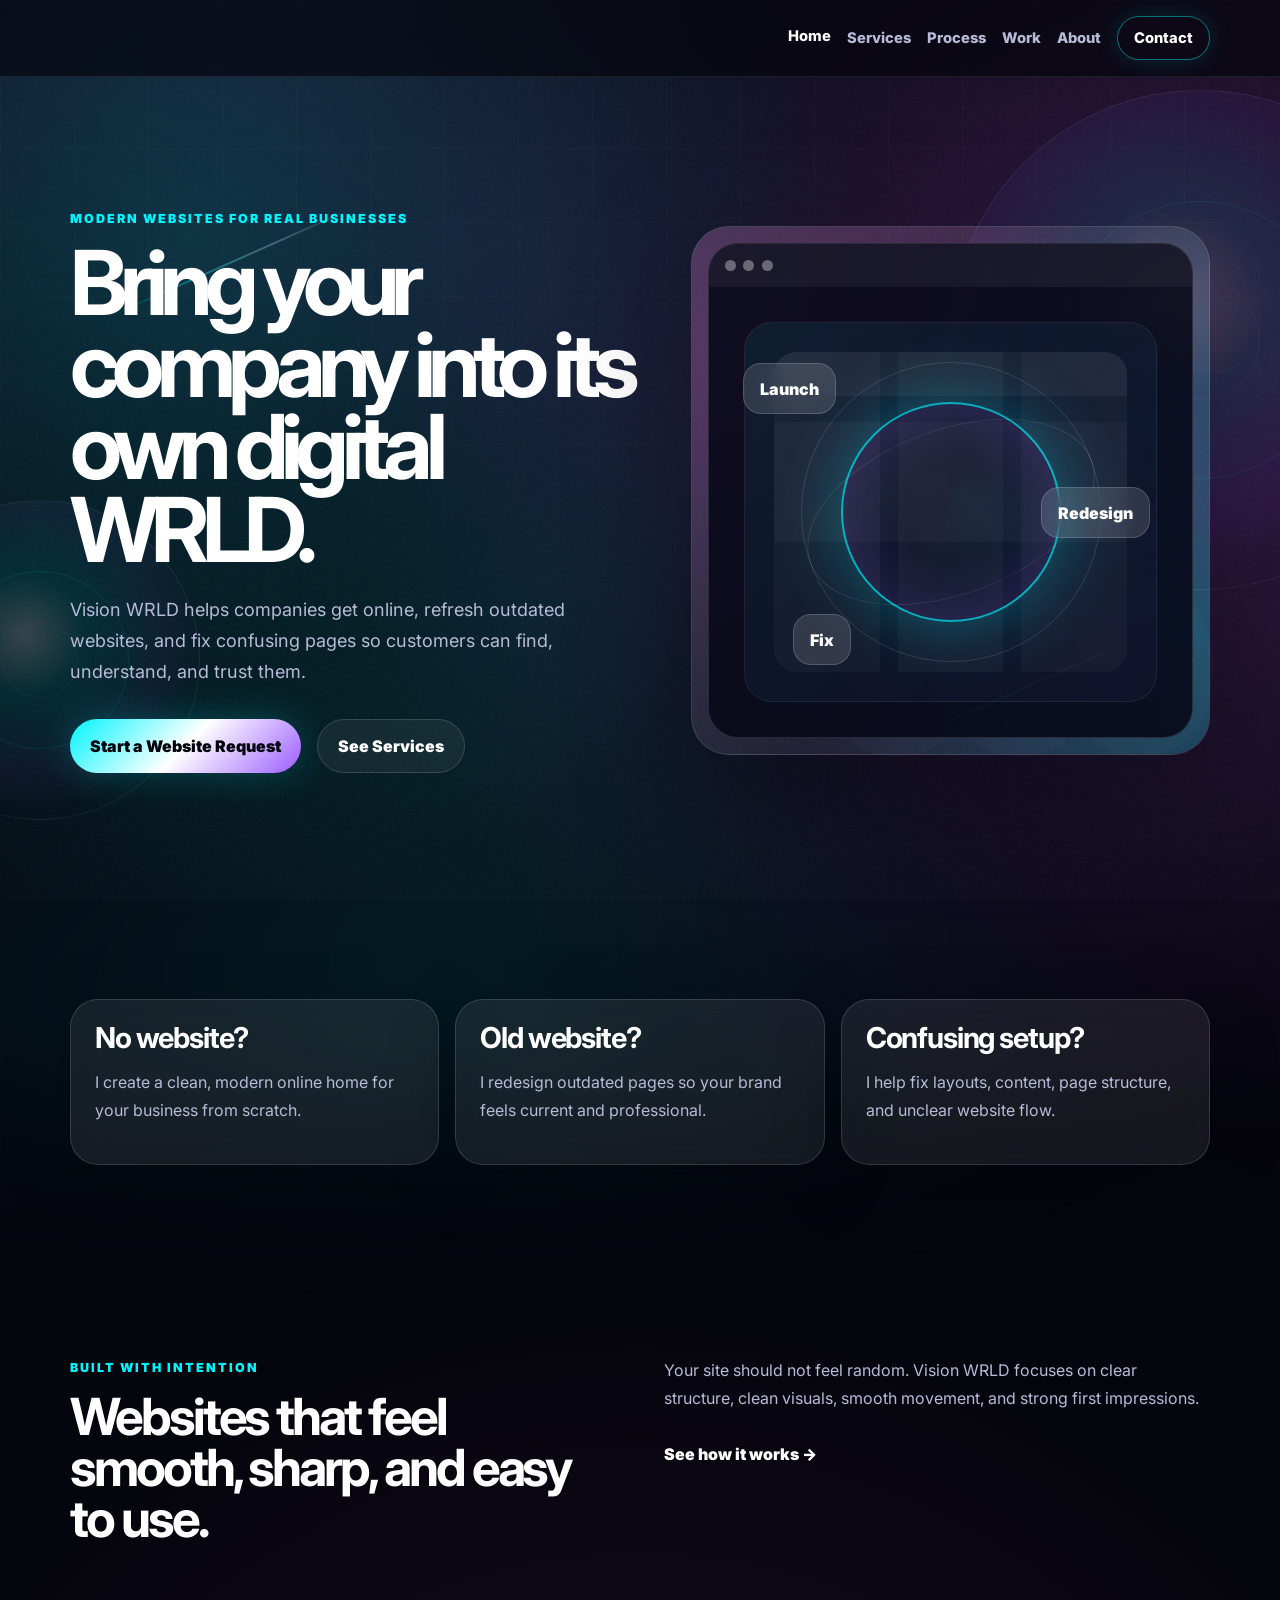
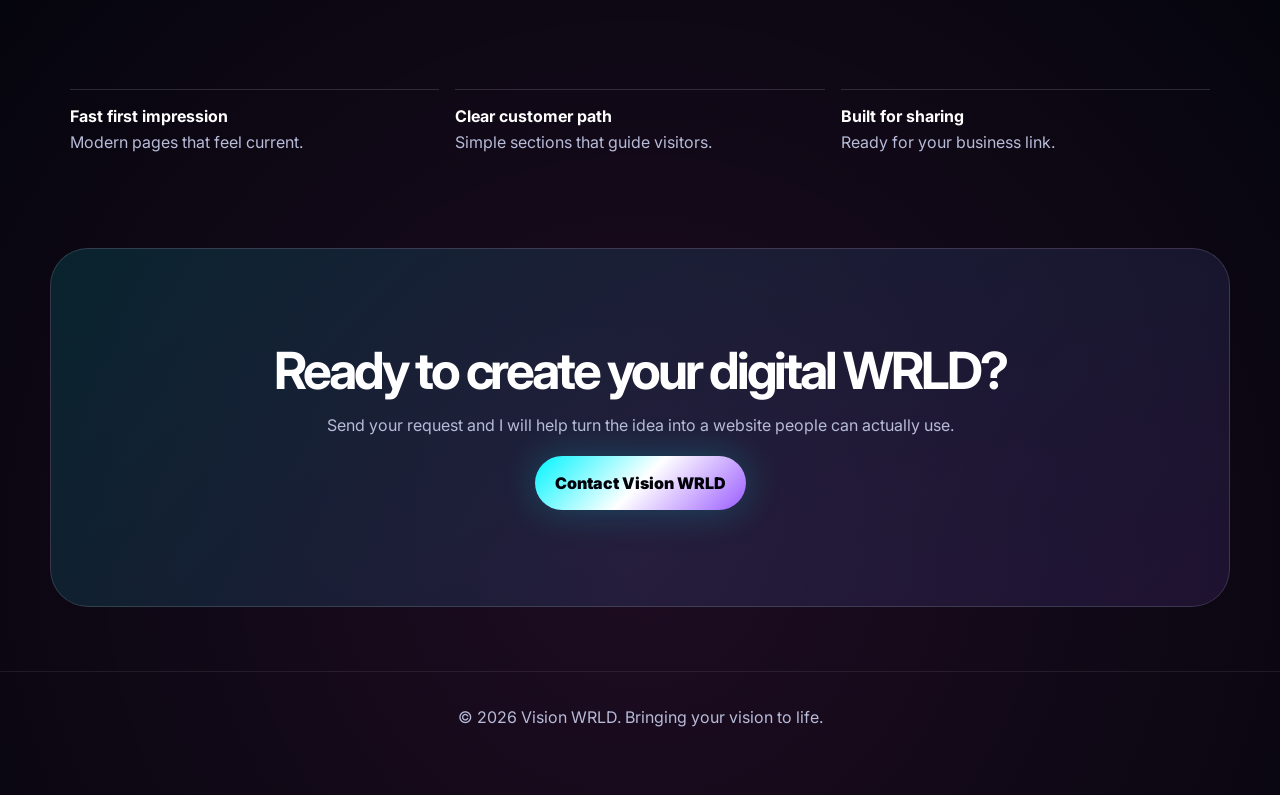
<file: index.html>
<!DOCTYPE html>
<html lang="en">
<head>
  <meta charset="UTF-8" />
  <meta name="viewport" content="width=device-width, initial-scale=1.0" />
  <title>Vision WRLD | Websites Built for Your Vision</title>
  <link rel="preconnect" href="https://fonts.googleapis.com" />
  <link rel="preconnect" href="https://fonts.gstatic.com" crossorigin />
  <link href="https://fonts.googleapis.com/css2?family=Inter:wght@400;500;600;700;800;900&display=swap" rel="stylesheet" />
  <link rel="stylesheet" href="style.css" />
  
</head>
<body>
  <div class="bg-noise"></div>
  <div class="page-glow"></div>
  <div class="orb orb-one"></div>
  <div class="orb orb-two"></div>
  <div class="signal signal-one"></div>
  <div class="signal signal-two"></div>

  <header class="site-header">
    <nav class="nav">
      <div class="nav-spacer" aria-hidden="true"></div>
      <button class="menu-toggle" aria-label="Open menu">☰</button>
      <div class="nav-links">
        <a href="index.html" class="active">Home</a>
        <a href="services.html" class="">Services</a>
        <a href="process.html" class="">Process</a>
        <a href="work.html" class="">Work</a>
        <a href="about.html" class="">About</a>
        <a href="contact.html" class="nav-cta ">Contact</a>
      </div>
    </nav>
  </header>
  <main>
    <section class="hero section">
      <div class="hero-content reveal">
        <p class="eyebrow">Modern websites for real businesses</p>
        <h1>Bring your company into its own digital WRLD.</h1>
        <p class="hero-text">Vision WRLD helps companies get online, refresh outdated websites, and fix confusing pages so customers can find, understand, and trust them.</p>
        <div class="hero-actions">
          <a href="contact.html" class="btn primary">Start a Website Request</a>
          <a href="services.html" class="btn secondary">See Services</a>
        </div>
      </div>

      <div class="hero-visual reveal delay">
        <div class="browser">
          <div class="browser-top"><span></span><span></span><span></span></div>
          <div class="browser-body">
            <div class="core"></div>
            <div class="float-card fc1">Launch</div>
            <div class="float-card fc2">Redesign</div>
            <div class="float-card fc3">Fix</div>
          </div>
        </div>
      </div>
    </section>

    <section class="section card-grid">
      <article class="glass-card reveal">
        <h2>No website?</h2>
        <p>I create a clean, modern online home for your business from scratch.</p>
      </article>
      <article class="glass-card reveal">
        <h2>Old website?</h2>
        <p>I redesign outdated pages so your brand feels current and professional.</p>
      </article>
      <article class="glass-card reveal">
        <h2>Confusing setup?</h2>
        <p>I help fix layouts, content, page structure, and unclear website flow.</p>
      </article>
    </section>

    <section class="section split">
      <div class="reveal">
        <p class="eyebrow">Built with intention</p>
        <h2>Websites that feel smooth, sharp, and easy to use.</h2>
      </div>
      <div class="reveal">
        <p>Your site should not feel random. Vision WRLD focuses on clear structure, clean visuals, smooth movement, and strong first impressions.</p>
        <a href="process.html" class="text-link">See how it works →</a>
      </div>
    </section>

    <section class="section feature-strip reveal">
      <div><strong>Fast first impression</strong><span>Modern pages that feel current.</span></div>
      <div><strong>Clear customer path</strong><span>Simple sections that guide visitors.</span></div>
      <div><strong>Built for sharing</strong><span>Ready for your business link.</span></div>
    </section>

    <section class="cta section reveal">
      <h2>Ready to create your digital WRLD?</h2>
      <p>Send your request and I will help turn the idea into a website people can actually use.</p>
      <a href="contact.html" class="btn primary">Contact Vision WRLD</a>
    </section>
  </main>
  <footer>
    <p>© 2026 Vision WRLD. Bringing your vision to life.</p>
  </footer>

  <script src="script.js"></script>
</body>
</html>
</file>
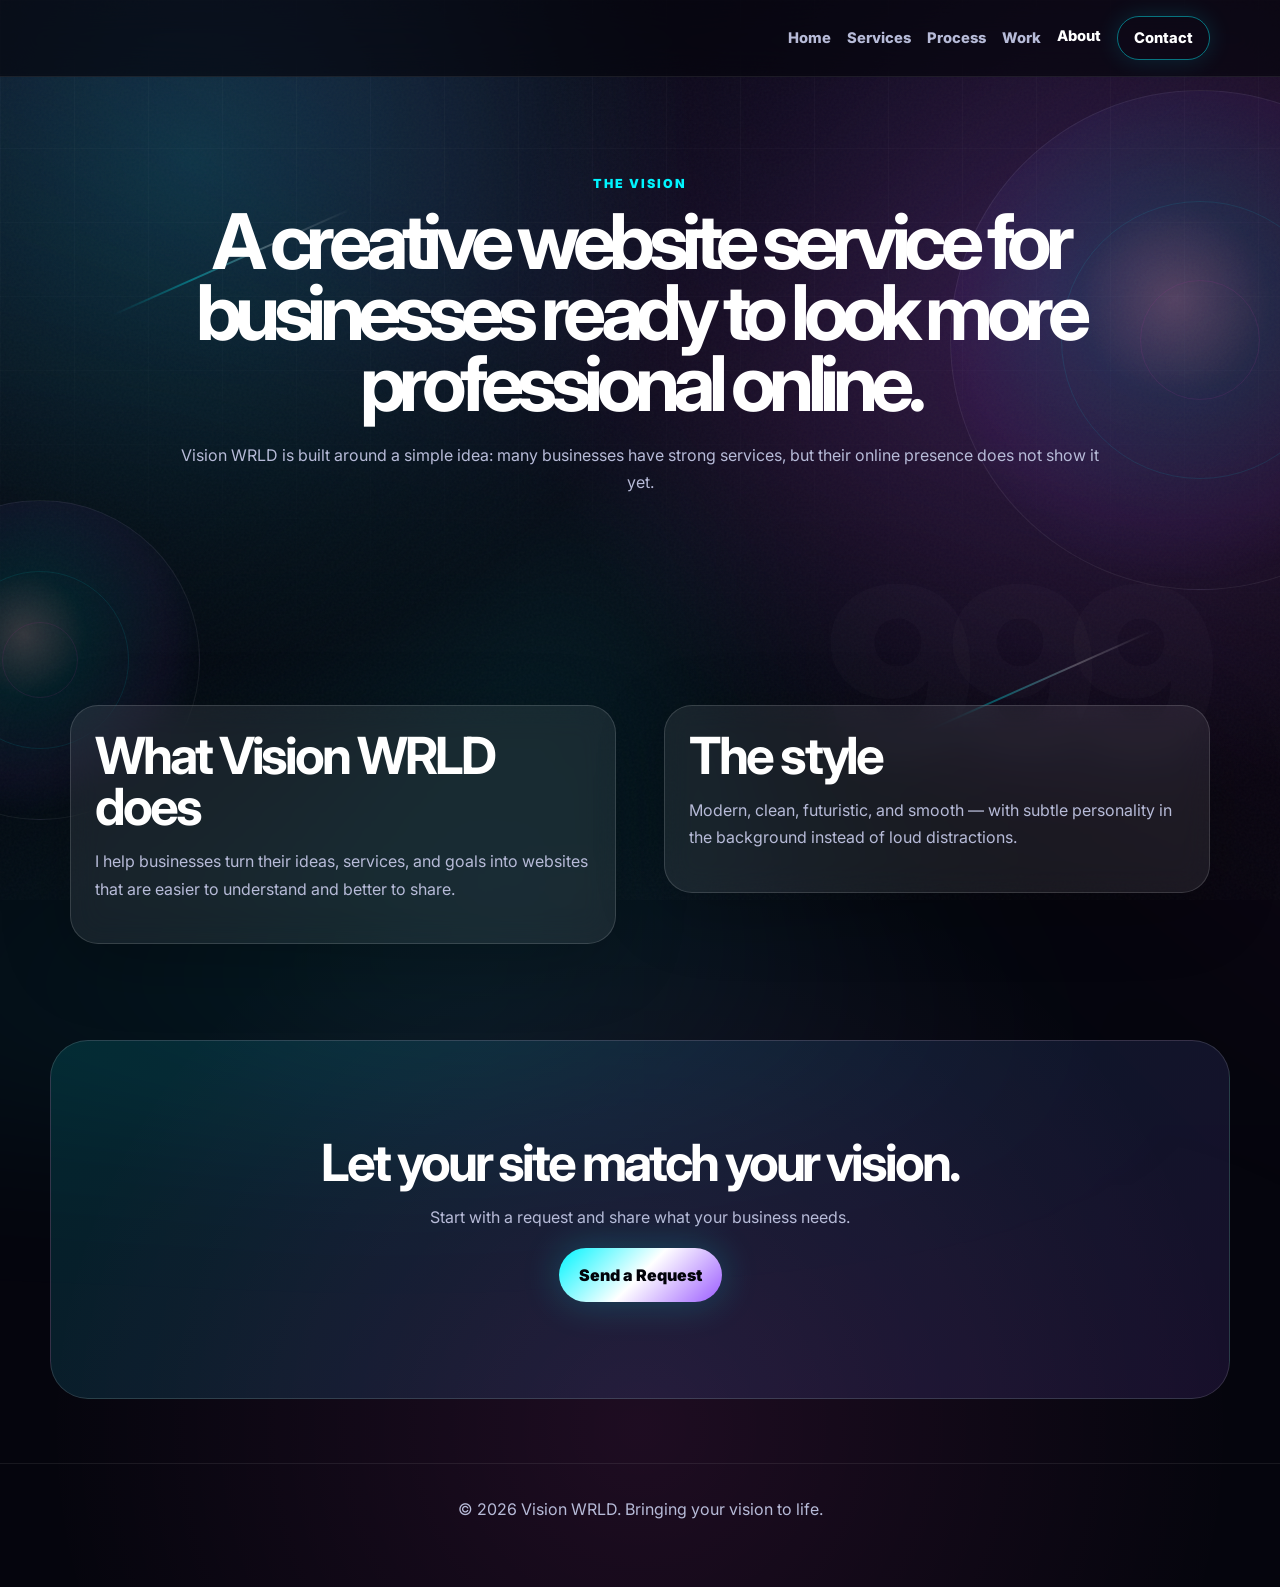
<file: about.html>
<!DOCTYPE html>
<html lang="en">
<head>
  <meta charset="UTF-8" />
  <meta name="viewport" content="width=device-width, initial-scale=1.0" />
  <title>About | Vision WRLD</title>
  <link rel="preconnect" href="https://fonts.googleapis.com" />
  <link rel="preconnect" href="https://fonts.gstatic.com" crossorigin />
  <link href="https://fonts.googleapis.com/css2?family=Inter:wght@400;500;600;700;800;900&display=swap" rel="stylesheet" />
  <link rel="stylesheet" href="style.css" />
  
</head>
<body>
  <div class="bg-noise"></div>
  <div class="page-glow"></div>
  <div class="orb orb-one"></div>
  <div class="orb orb-two"></div>
  <div class="signal signal-one"></div>
  <div class="signal signal-two"></div>

  <header class="site-header">
    <nav class="nav">
      <div class="nav-spacer" aria-hidden="true"></div>
      <button class="menu-toggle" aria-label="Open menu">☰</button>
      <div class="nav-links">
        <a href="index.html" class="">Home</a>
        <a href="services.html" class="">Services</a>
        <a href="process.html" class="">Process</a>
        <a href="work.html" class="">Work</a>
        <a href="about.html" class="active">About</a>
        <a href="contact.html" class="nav-cta ">Contact</a>
      </div>
    </nav>
  </header>
  <main>
    <section class="page-hero section reveal">
      <p class="eyebrow">The vision</p>
      <h1>A creative website service for businesses ready to look more professional online.</h1>
      <p>Vision WRLD is built around a simple idea: many businesses have strong services, but their online presence does not show it yet.</p>
    </section>

    <section class="section split">
      <div class="quote-card reveal">
        <h2>What Vision WRLD does</h2>
        <p>I help businesses turn their ideas, services, and goals into websites that are easier to understand and better to share.</p>
      </div>
      <div class="quote-card reveal">
        <h2>The style</h2>
        <p>Modern, clean, futuristic, and smooth — with subtle personality in the background instead of loud distractions.</p>
      </div>
    </section>

    <section class="cta section reveal">
      <h2>Let your site match your vision.</h2>
      <p>Start with a request and share what your business needs.</p>
      <a href="contact.html" class="btn primary">Send a Request</a>
    </section>
  </main>
  <footer>
    <p>© 2026 Vision WRLD. Bringing your vision to life.</p>
  </footer>

  <script src="script.js"></script>
</body>
</html>
</file>
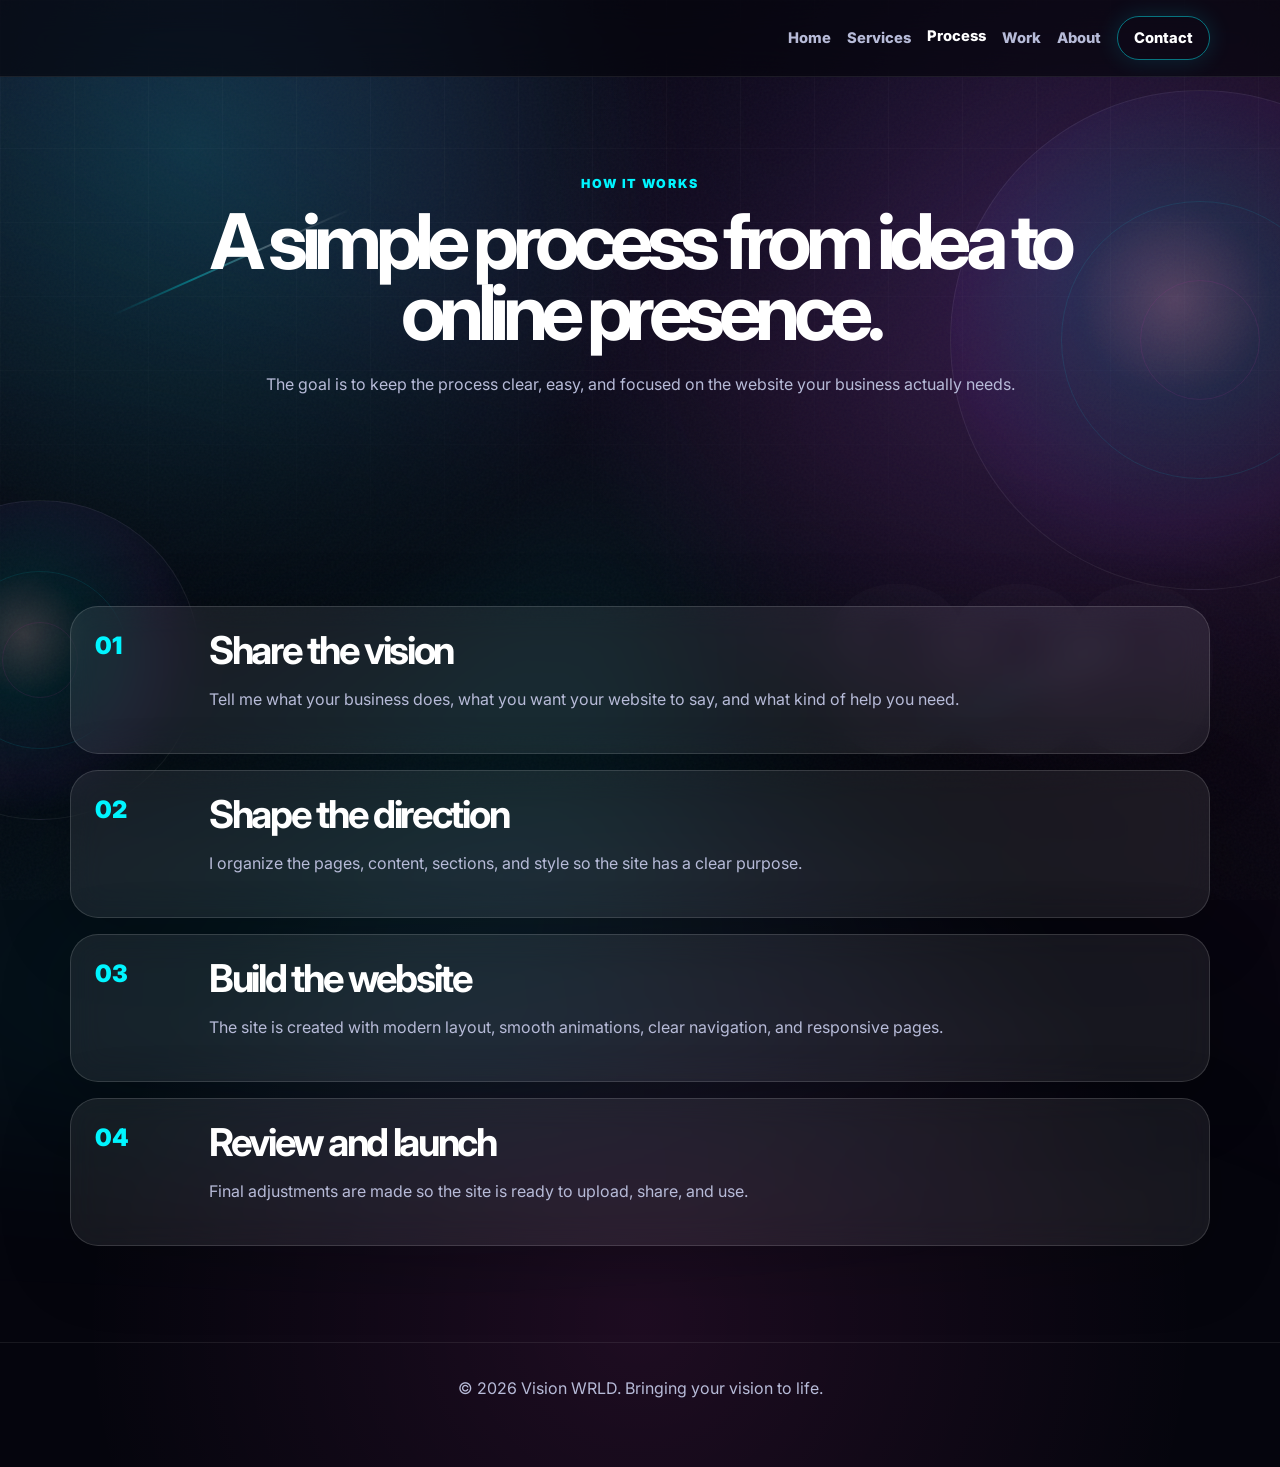
<file: process.html>
<!DOCTYPE html>
<html lang="en">
<head>
  <meta charset="UTF-8" />
  <meta name="viewport" content="width=device-width, initial-scale=1.0" />
  <title>Process | Vision WRLD</title>
  <link rel="preconnect" href="https://fonts.googleapis.com" />
  <link rel="preconnect" href="https://fonts.gstatic.com" crossorigin />
  <link href="https://fonts.googleapis.com/css2?family=Inter:wght@400;500;600;700;800;900&display=swap" rel="stylesheet" />
  <link rel="stylesheet" href="style.css" />
  
</head>
<body>
  <div class="bg-noise"></div>
  <div class="page-glow"></div>
  <div class="orb orb-one"></div>
  <div class="orb orb-two"></div>
  <div class="signal signal-one"></div>
  <div class="signal signal-two"></div>

  <header class="site-header">
    <nav class="nav">
      <div class="nav-spacer" aria-hidden="true"></div>
      <button class="menu-toggle" aria-label="Open menu">☰</button>
      <div class="nav-links">
        <a href="index.html" class="">Home</a>
        <a href="services.html" class="">Services</a>
        <a href="process.html" class="active">Process</a>
        <a href="work.html" class="">Work</a>
        <a href="about.html" class="">About</a>
        <a href="contact.html" class="nav-cta ">Contact</a>
      </div>
    </nav>
  </header>
  <main>
    <section class="page-hero section reveal">
      <p class="eyebrow">How it works</p>
      <h1>A simple process from idea to online presence.</h1>
      <p>The goal is to keep the process clear, easy, and focused on the website your business actually needs.</p>
    </section>

    <section class="section timeline">
      <article class="timeline-card reveal"><span>01</span><div><h2>Share the vision</h2><p>Tell me what your business does, what you want your website to say, and what kind of help you need.</p></div></article>
      <article class="timeline-card reveal"><span>02</span><div><h2>Shape the direction</h2><p>I organize the pages, content, sections, and style so the site has a clear purpose.</p></div></article>
      <article class="timeline-card reveal"><span>03</span><div><h2>Build the website</h2><p>The site is created with modern layout, smooth animations, clear navigation, and responsive pages.</p></div></article>
      <article class="timeline-card reveal"><span>04</span><div><h2>Review and launch</h2><p>Final adjustments are made so the site is ready to upload, share, and use.</p></div></article>
    </section>
  </main>
  <footer>
    <p>© 2026 Vision WRLD. Bringing your vision to life.</p>
  </footer>

  <script src="script.js"></script>
</body>
</html>
</file>
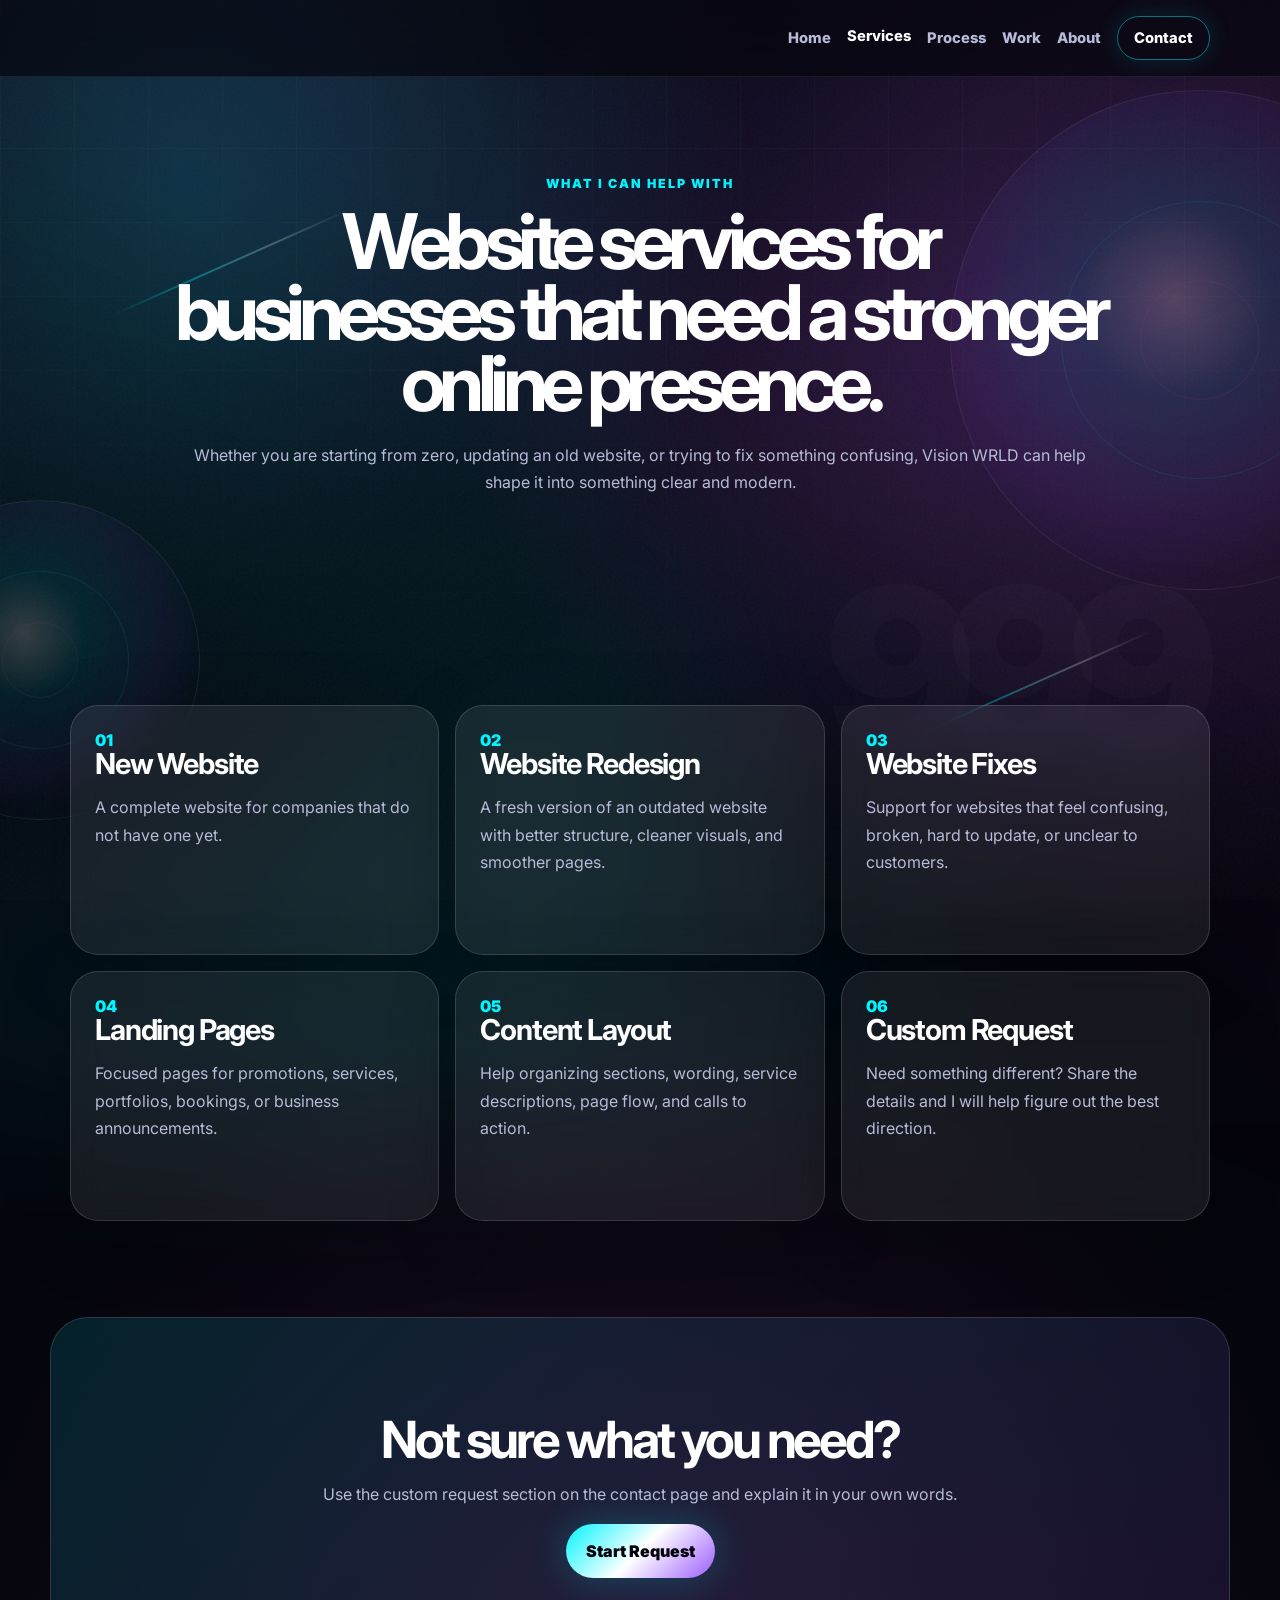
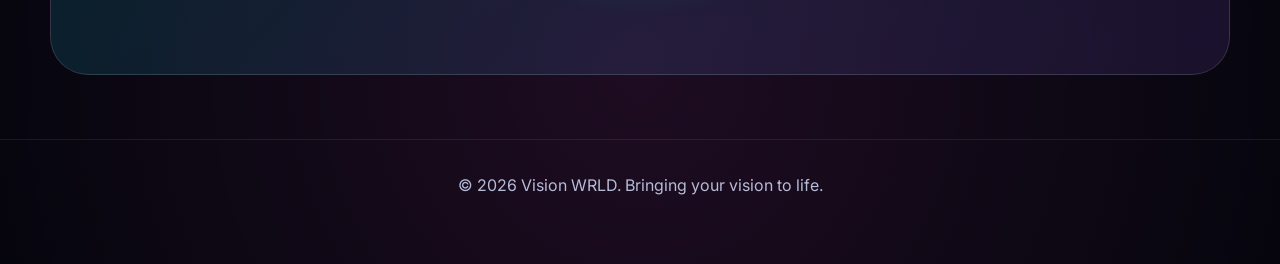
<file: services.html>
<!DOCTYPE html>
<html lang="en">
<head>
  <meta charset="UTF-8" />
  <meta name="viewport" content="width=device-width, initial-scale=1.0" />
  <title>Services | Vision WRLD</title>
  <link rel="preconnect" href="https://fonts.googleapis.com" />
  <link rel="preconnect" href="https://fonts.gstatic.com" crossorigin />
  <link href="https://fonts.googleapis.com/css2?family=Inter:wght@400;500;600;700;800;900&display=swap" rel="stylesheet" />
  <link rel="stylesheet" href="style.css" />
  
</head>
<body>
  <div class="bg-noise"></div>
  <div class="page-glow"></div>
  <div class="orb orb-one"></div>
  <div class="orb orb-two"></div>
  <div class="signal signal-one"></div>
  <div class="signal signal-two"></div>

  <header class="site-header">
    <nav class="nav">
      <div class="nav-spacer" aria-hidden="true"></div>
      <button class="menu-toggle" aria-label="Open menu">☰</button>
      <div class="nav-links">
        <a href="index.html" class="">Home</a>
        <a href="services.html" class="active">Services</a>
        <a href="process.html" class="">Process</a>
        <a href="work.html" class="">Work</a>
        <a href="about.html" class="">About</a>
        <a href="contact.html" class="nav-cta ">Contact</a>
      </div>
    </nav>
  </header>
  <main>
    <section class="page-hero section reveal">
      <p class="eyebrow">What I can help with</p>
      <h1>Website services for businesses that need a stronger online presence.</h1>
      <p>Whether you are starting from zero, updating an old website, or trying to fix something confusing, Vision WRLD can help shape it into something clear and modern.</p>
    </section>

    <section class="section service-grid">
      <article class="service-card reveal"><span>01</span><h2>New Website</h2><p>A complete website for companies that do not have one yet.</p></article>
      <article class="service-card reveal"><span>02</span><h2>Website Redesign</h2><p>A fresh version of an outdated website with better structure, cleaner visuals, and smoother pages.</p></article>
      <article class="service-card reveal"><span>03</span><h2>Website Fixes</h2><p>Support for websites that feel confusing, broken, hard to update, or unclear to customers.</p></article>
      <article class="service-card reveal"><span>04</span><h2>Landing Pages</h2><p>Focused pages for promotions, services, portfolios, bookings, or business announcements.</p></article>
      <article class="service-card reveal"><span>05</span><h2>Content Layout</h2><p>Help organizing sections, wording, service descriptions, page flow, and calls to action.</p></article>
      <article class="service-card reveal"><span>06</span><h2>Custom Request</h2><p>Need something different? Share the details and I will help figure out the best direction.</p></article>
    </section>

    <section class="cta section reveal">
      <h2>Not sure what you need?</h2>
      <p>Use the custom request section on the contact page and explain it in your own words.</p>
      <a href="contact.html" class="btn primary">Start Request</a>
    </section>
  </main>
  <footer>
    <p>© 2026 Vision WRLD. Bringing your vision to life.</p>
  </footer>

  <script src="script.js"></script>
</body>
</html>
</file>
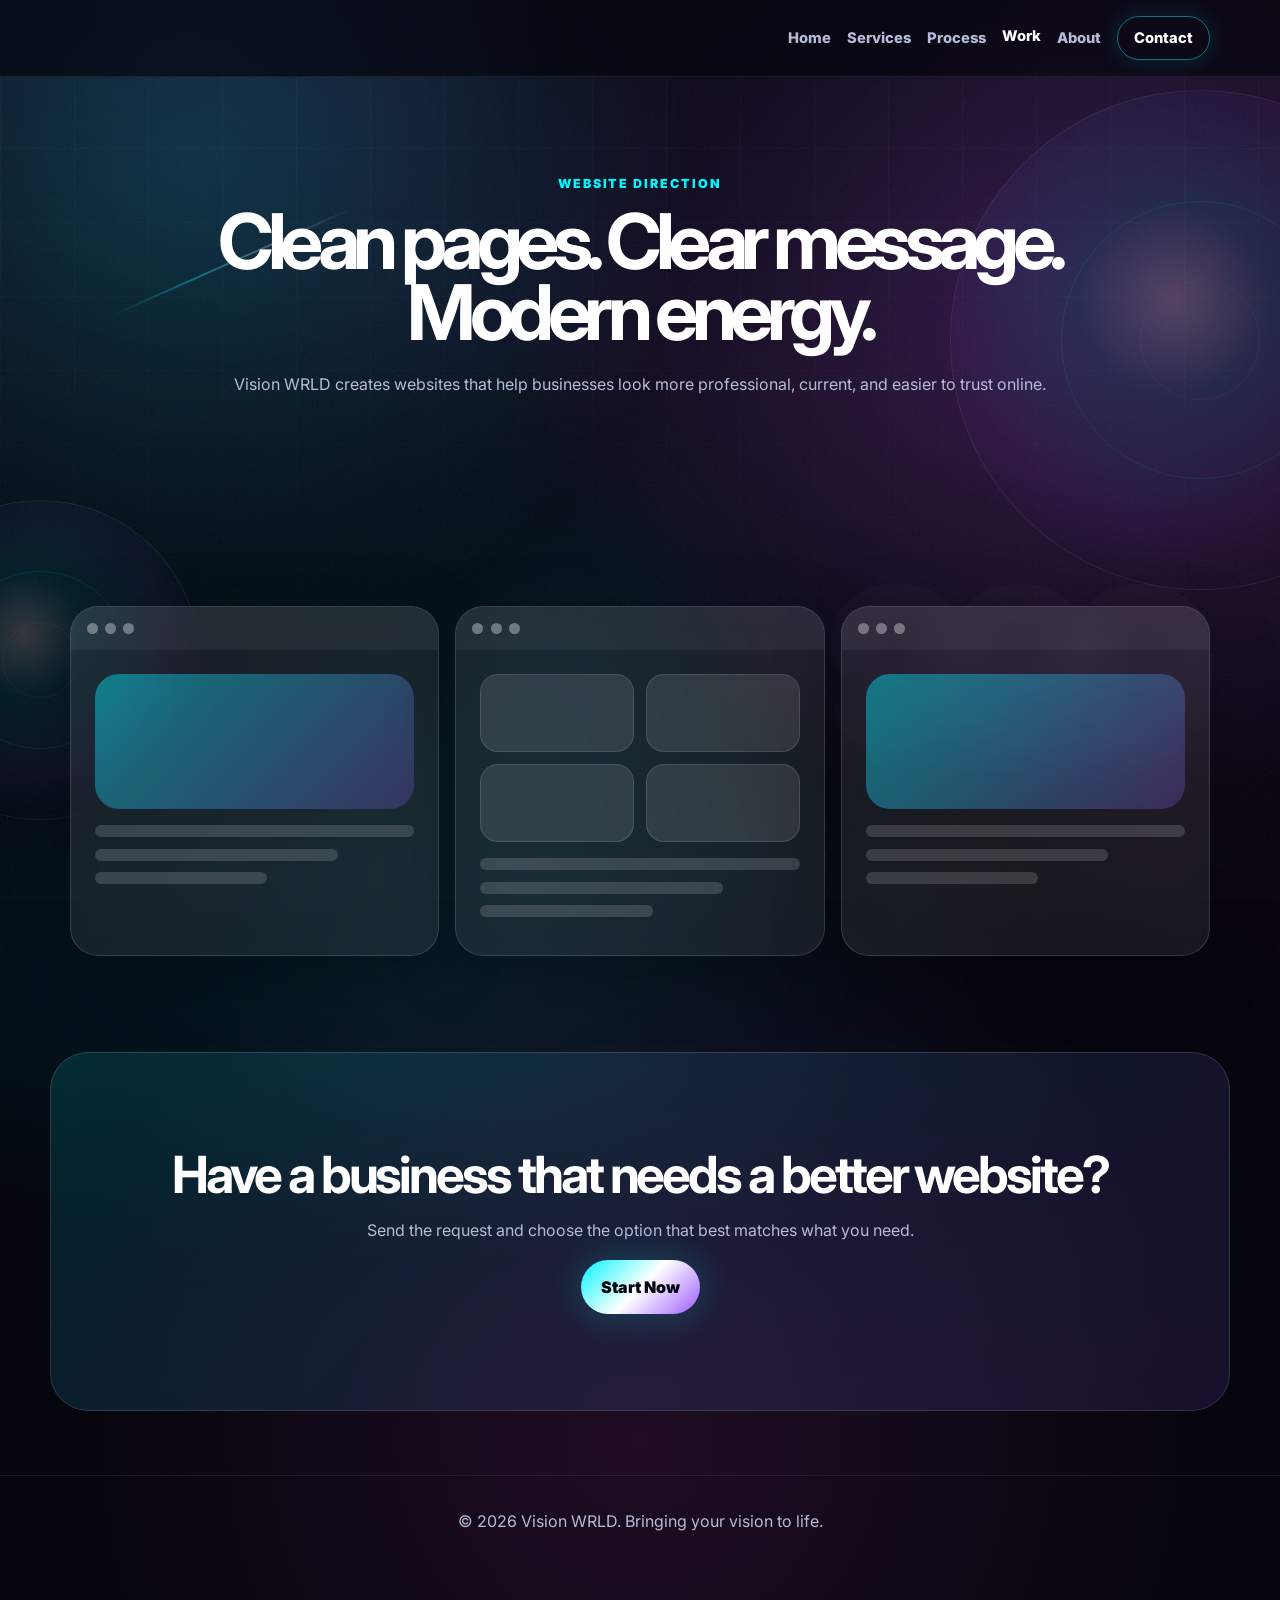
<file: work.html>
<!DOCTYPE html>
<html lang="en">
<head>
  <meta charset="UTF-8" />
  <meta name="viewport" content="width=device-width, initial-scale=1.0" />
  <title>Work | Vision WRLD</title>
  <link rel="preconnect" href="https://fonts.googleapis.com" />
  <link rel="preconnect" href="https://fonts.gstatic.com" crossorigin />
  <link href="https://fonts.googleapis.com/css2?family=Inter:wght@400;500;600;700;800;900&display=swap" rel="stylesheet" />
  <link rel="stylesheet" href="style.css" />
  
</head>
<body>
  <div class="bg-noise"></div>
  <div class="page-glow"></div>
  <div class="orb orb-one"></div>
  <div class="orb orb-two"></div>
  <div class="signal signal-one"></div>
  <div class="signal signal-two"></div>

  <header class="site-header">
    <nav class="nav">
      <div class="nav-spacer" aria-hidden="true"></div>
      <button class="menu-toggle" aria-label="Open menu">☰</button>
      <div class="nav-links">
        <a href="index.html" class="">Home</a>
        <a href="services.html" class="">Services</a>
        <a href="process.html" class="">Process</a>
        <a href="work.html" class="active">Work</a>
        <a href="about.html" class="">About</a>
        <a href="contact.html" class="nav-cta ">Contact</a>
      </div>
    </nav>
  </header>
  <main>
    <section class="page-hero section reveal">
      <p class="eyebrow">Website direction</p>
      <h1>Clean pages. Clear message. Modern energy.</h1>
      <p>Vision WRLD creates websites that help businesses look more professional, current, and easier to trust online.</p>
    </section>

    <section class="section showcase">
      <article class="mockup reveal"><div class="mockup-top"><span></span><span></span><span></span></div><div class="mockup-hero"></div><div class="mockup-lines"><span></span><span></span><span></span></div></article>
      <article class="mockup reveal"><div class="mockup-top"><span></span><span></span><span></span></div><div class="mockup-grid"><span></span><span></span><span></span><span></span></div><div class="mockup-lines"><span></span><span></span><span></span></div></article>
      <article class="mockup reveal"><div class="mockup-top"><span></span><span></span><span></span></div><div class="mockup-card"></div><div class="mockup-lines"><span></span><span></span><span></span></div></article>
    </section>

    <section class="cta section reveal">
      <h2>Have a business that needs a better website?</h2>
      <p>Send the request and choose the option that best matches what you need.</p>
      <a href="contact.html" class="btn primary">Start Now</a>
    </section>
  </main>
  <footer>
    <p>© 2026 Vision WRLD. Bringing your vision to life.</p>
  </footer>

  <script src="script.js"></script>
</body>
</html>
</file>
<file: style.css>
* {
  box-sizing: border-box;
}

:root {
  --bg: #05050d;
  --text: #ffffff;
  --muted: #b7bbd8;
  --cyan: #00f5ff;
  --purple: #9b5cff;
  --pink: #ff4fd8;
  --line: rgba(255, 255, 255, 0.14);
  --glass: rgba(255, 255, 255, 0.075);
}

html {
  scroll-behavior: smooth;
}

body {
  margin: 0;
  font-family: Inter, Arial, sans-serif;
  color: var(--text);
  background:
    radial-gradient(circle at 15% 10%, rgba(0, 245, 255, 0.18), transparent 28%),
    radial-gradient(circle at 82% 18%, rgba(155, 92, 255, 0.20), transparent 32%),
    radial-gradient(circle at 50% 90%, rgba(255, 79, 216, 0.10), transparent 38%),
    var(--bg);
  overflow-x: hidden;
}

body::before {
  content: "";
  position: fixed;
  inset: 0;
  pointer-events: none;
  background-image:
    linear-gradient(rgba(255, 255, 255, 0.03) 1px, transparent 1px),
    linear-gradient(90deg, rgba(255, 255, 255, 0.03) 1px, transparent 1px);
  background-size: 74px 74px;
  mask-image: linear-gradient(to bottom, rgba(0, 0, 0, 0.9), transparent 86%);
  z-index: -10;
}

body::after {
  content: "999";
  position: fixed;
  right: 7vw;
  bottom: 10vh;
  font-size: clamp(6rem, 18vw, 18rem);
  font-weight: 900;
  letter-spacing: -0.12em;
  color: rgba(255, 255, 255, 0.018);
  pointer-events: none;
  z-index: -8;
}

.bg-noise,
.page-glow,
.orb,
.signal {
  pointer-events: none;
}

.bg-noise {
  position: fixed;
  inset: 0;
  opacity: 0.1;
  z-index: -7;
  background-image: url("data:image/svg+xml,%3Csvg viewBox='0 0 400 400' xmlns='http://www.w3.org/2000/svg'%3E%3Cfilter id='noise'%3E%3CfeTurbulence type='fractalNoise' baseFrequency='.9' numOctaves='3' stitchTiles='stitch'/%3E%3C/filter%3E%3Crect width='100%25' height='100%25' filter='url(%23noise)' opacity='.35'/%3E%3C/svg%3E");
}

.page-glow {
  position: fixed;
  inset: -25%;
  background: conic-gradient(
    from 140deg,
    transparent,
    rgba(0, 245, 255, 0.10),
    transparent,
    rgba(155, 92, 255, 0.10),
    transparent,
    rgba(255, 79, 216, 0.08),
    transparent
  );
  filter: blur(90px);
  animation: spin 28s linear infinite;
  z-index: -9;
}

.orb {
  position: fixed;
  border-radius: 50%;
  opacity: 0.55;
  z-index: -6;
  border: 1px solid rgba(255, 255, 255, 0.12);
  background: radial-gradient(
    circle at 45% 42%,
    rgba(255, 255, 255, 0.35),
    rgba(0, 245, 255, 0.16) 24%,
    rgba(155, 92, 255, 0.11) 55%,
    transparent 72%
  );
}

.orb::before,
.orb::after {
  content: "";
  position: absolute;
  border-radius: 50%;
  inset: 22%;
  border: 1px solid rgba(0, 245, 255, 0.18);
}

.orb::after {
  inset: 38%;
  border-color: rgba(255, 79, 216, 0.16);
}

.orb-one {
  width: 500px;
  height: 500px;
  right: -170px;
  top: 90px;
  animation: float 10s ease-in-out infinite;
}

.orb-two {
  width: 320px;
  height: 320px;
  left: -120px;
  bottom: 80px;
  animation: float 13s ease-in-out infinite reverse;
}

.signal {
  position: fixed;
  width: 260px;
  height: 2px;
  background: linear-gradient(90deg, transparent, rgba(0, 245, 255, 0.35), rgba(255, 255, 255, 0.25), transparent);
  z-index: -5;
  transform: rotate(-24deg);
  animation: signal 8s ease-in-out infinite;
}

.signal-one {
  left: 8%;
  top: 29%;
}

.signal-two {
  right: 9%;
  bottom: 24%;
  animation-delay: 1.2s;
}

@keyframes spin {
  to { transform: rotate(360deg); }
}

@keyframes float {
  0%, 100% { transform: translateY(0) scale(1); }
  50% { transform: translateY(-24px) scale(1.04); }
}

@keyframes signal {
  0%, 100% { opacity: 0.22; transform: translateX(0) rotate(-24deg); }
  50% { opacity: 1; transform: translateX(40px) rotate(-24deg); }
}

.site-header {
  position: sticky;
  top: 0;
  z-index: 50;
  background: rgba(5, 5, 13, 0.68);
  backdrop-filter: blur(18px);
  border-bottom: 1px solid rgba(255, 255, 255, 0.08);
}

.nav {
  max-width: 1180px;
  margin: auto;
  padding: 1rem 1.25rem;
  display: flex;
  justify-content: space-between;
  align-items: center;
}

.nav-spacer {
  width: 1px;
  height: 1px;
}

.nav-links {
  display: flex;
  gap: 1rem;
  align-items: center;
}

.nav-links a {
  color: var(--muted);
  text-decoration: none;
  font-weight: 800;
  font-size: 0.92rem;
  transition: 0.22s ease;
}

.nav-links a:hover,
.nav-links a.active {
  color: white;
  transform: translateY(-2px);
}

.nav-cta {
  padding: 0.76rem 1rem;
  border: 1px solid rgba(0, 245, 255, 0.45);
  border-radius: 999px;
  color: white !important;
  box-shadow: 0 0 24px rgba(0, 245, 255, 0.14);
}

.menu-toggle {
  display: none;
  background: none;
  border: 0;
  color: white;
  font-size: 1.6rem;
}

.section {
  max-width: 1180px;
  margin: auto;
  padding: 6rem 1.25rem;
}

.hero {
  min-height: calc(100vh - 74px);
  display: grid;
  grid-template-columns: 1.05fr 0.95fr;
  gap: 3rem;
  align-items: center;
}

.eyebrow {
  font-size: 0.78rem;
  font-weight: 900;
  text-transform: uppercase;
  letter-spacing: 0.16em;
  color: var(--cyan);
}

h1, h2, h3, p {
  margin-top: 0;
}

h1 {
  font-size: clamp(3.1rem, 7vw, 6.9rem);
  line-height: 0.92;
  letter-spacing: -0.085em;
  margin-bottom: 1.4rem;
}

h2 {
  font-size: clamp(2rem, 4vw, 4.05rem);
  line-height: 1;
  letter-spacing: -0.06em;
  margin-bottom: 1rem;
}

h3 {
  font-size: 1.24rem;
}

p {
  color: var(--muted);
  line-height: 1.72;
}

.hero-text {
  font-size: 1.13rem;
  max-width: 660px;
}

.hero-actions {
  display: flex;
  gap: 1rem;
  flex-wrap: wrap;
  margin-top: 2rem;
}

.btn {
  display: inline-flex;
  align-items: center;
  justify-content: center;
  min-height: 54px;
  padding: 0.98rem 1.25rem;
  border-radius: 999px;
  text-decoration: none;
  font-weight: 900;
  border: 0;
  cursor: pointer;
  transition: transform 0.22s ease, filter 0.22s ease;
}

.btn:hover {
  transform: translateY(-3px);
  filter: saturate(1.18);
}

.primary {
  color: #02030a;
  background: linear-gradient(135deg, var(--cyan), #ffffff, var(--purple));
  box-shadow: 0 0 38px rgba(0, 245, 255, 0.22);
}

.secondary {
  color: white;
  border: 1px solid var(--line);
  background: rgba(255, 255, 255, 0.06);
}

.text-link {
  display: inline-block;
  margin-top: 1rem;
  color: white;
  font-weight: 900;
  text-decoration: none;
}

.hero-visual {
  position: relative;
  min-height: 520px;
  border: 1px solid var(--line);
  border-radius: 38px;
  padding: 1rem;
  background: linear-gradient(135deg, rgba(255, 255, 255, 0.11), rgba(255, 255, 255, 0.035));
  box-shadow: 0 30px 120px rgba(0, 0, 0, 0.34);
  overflow: hidden;
}

.hero-visual::before {
  content: "";
  position: absolute;
  inset: -45%;
  background: conic-gradient(from 30deg, transparent, rgba(0, 245, 255, 0.24), transparent, rgba(255, 79, 216, 0.17), transparent);
  animation: spin 15s linear infinite;
}

.browser {
  position: relative;
  z-index: 2;
  height: 100%;
  border-radius: 30px;
  overflow: hidden;
  background: rgba(7, 8, 24, 0.88);
  border: 1px solid rgba(255, 255, 255, 0.13);
}

.browser-top,
.mockup-top {
  display: flex;
  gap: 0.45rem;
  padding: 1rem;
  background: rgba(255, 255, 255, 0.05);
}

.browser-top span,
.mockup-top span {
  width: 11px;
  height: 11px;
  border-radius: 50%;
  background: rgba(255, 255, 255, 0.35);
}

.browser-body {
  height: 450px;
  position: relative;
  display: grid;
  place-items: center;
  overflow: hidden;
}

.browser-body::before {
  content: "";
  position: absolute;
  inset: 35px;
  border: 1px solid rgba(255, 255, 255, 0.11);
  border-radius: 28px;
  background: linear-gradient(135deg, rgba(0, 245, 255, 0.12), rgba(155, 92, 255, 0.08));
  opacity: 0.6;
}

.browser-body::after {
  content: "";
  position: absolute;
  inset: 65px;
  background:
    linear-gradient(rgba(255, 255, 255, 0.11) 0 44px, transparent 44px 70px, rgba(255, 255, 255, 0.08) 70px 190px, transparent 190px),
    linear-gradient(90deg, rgba(255, 255, 255, 0.08) 0 30%, transparent 30% 35%, rgba(255, 255, 255, 0.08) 35% 65%, transparent 65% 70%, rgba(255, 255, 255, 0.08) 70% 100%);
  border-radius: 22px;
  opacity: 0.45;
}

.core {
  width: 220px;
  height: 220px;
  border-radius: 50%;
  border: 2px solid rgba(0, 245, 255, 0.68);
  box-shadow: 0 0 70px rgba(0, 245, 255, 0.32), inset 0 0 60px rgba(155, 92, 255, 0.22);
  animation: pulse 2.7s ease-in-out infinite;
  position: relative;
  z-index: 2;
}

.core::before,
.core::after {
  content: "";
  position: absolute;
  inset: -42px;
  border-radius: 50%;
  border: 1px solid rgba(255, 255, 255, 0.12);
}

.core::after {
  transform: rotate(70deg) scaleX(0.55);
}

@keyframes pulse {
  0%, 100% { transform: scale(0.95); opacity: 0.75; }
  50% { transform: scale(1.08); opacity: 1; }
}

.float-card {
  position: absolute;
  padding: 0.9rem 1rem;
  border: 1px solid rgba(255, 255, 255, 0.17);
  border-radius: 18px;
  background: rgba(255, 255, 255, 0.13);
  backdrop-filter: blur(12px);
  font-weight: 900;
  animation: float 5s ease-in-out infinite;
  z-index: 3;
}

.fc1 { top: 76px; left: 34px; }
.fc2 { right: 42px; top: 200px; animation-delay: 0.8s; }
.fc3 { left: 84px; bottom: 72px; animation-delay: 1.5s; }

.card-grid,
.service-grid,
.showcase,
.feature-strip {
  display: grid;
  grid-template-columns: repeat(3, 1fr);
  gap: 1rem;
}

.glass-card,
.service-card,
.mockup,
.contact-panel,
.timeline-card,
.quote-card {
  border: 1px solid var(--line);
  background: var(--glass);
  border-radius: 28px;
  padding: 1.5rem;
  backdrop-filter: blur(16px);
  box-shadow: 0 18px 70px rgba(0, 0, 0, 0.22);
}

.glass-card h2,
.service-card h2 {
  font-size: 1.8rem;
  letter-spacing: -0.04em;
}

.split {
  display: grid;
  grid-template-columns: 1fr 1fr;
  gap: 3rem;
  align-items: start;
}

.feature-strip {
  padding-top: 2rem;
}

.feature-strip div {
  border-top: 1px solid var(--line);
  padding-top: 1rem;
}

.feature-strip strong,
.feature-strip span {
  display: block;
}

.feature-strip span {
  color: var(--muted);
  margin-top: 0.4rem;
}

.page-hero {
  max-width: 980px;
  text-align: center;
}

.page-hero h1 {
  font-size: clamp(2.7rem, 6vw, 5.7rem);
}

.service-card {
  min-height: 250px;
}

.service-card span,
.timeline-card span {
  color: var(--cyan);
  font-weight: 900;
}

.timeline {
  display: grid;
  gap: 1rem;
}

.timeline-card {
  display: grid;
  grid-template-columns: 90px 1fr;
  gap: 1.5rem;
}

.timeline-card span {
  font-size: 1.5rem;
}

.timeline-card h2 {
  font-size: clamp(1.8rem, 3vw, 3rem);
}

.mockup {
  min-height: 350px;
  overflow: hidden;
}

.mockup-top {
  margin: -1.5rem -1.5rem 1.5rem;
}

.mockup-hero,
.mockup-card {
  height: 135px;
  border-radius: 24px;
  background: linear-gradient(135deg, rgba(0, 245, 255, 0.42), rgba(155, 92, 255, 0.24));
  margin-bottom: 1rem;
}

.mockup-grid {
  display: grid;
  grid-template-columns: repeat(2, 1fr);
  gap: 0.75rem;
  margin-bottom: 1rem;
}

.mockup-grid span {
  height: 78px;
  border-radius: 18px;
  background: rgba(255, 255, 255, 0.11);
  border: 1px solid rgba(255, 255, 255, 0.12);
}

.mockup-lines span {
  display: block;
  height: 12px;
  border-radius: 100px;
  background: rgba(255, 255, 255, 0.15);
  margin: 0.7rem 0;
}

.mockup-lines span:nth-child(2) {
  width: 76%;
}

.mockup-lines span:nth-child(3) {
  width: 54%;
}

.contact-section {
  display: grid;
  grid-template-columns: minmax(0, 1.25fr) 0.75fr;
  gap: 1.4rem;
  align-items: start;
}

.contact-form {
  border: 1px solid var(--line);
  background: rgba(255, 255, 255, 0.08);
  border-radius: 34px;
  padding: 1.5rem;
  backdrop-filter: blur(18px);
}

.form-row {
  display: grid;
  gap: 0.55rem;
  margin-bottom: 1rem;
}

label {
  font-weight: 800;
  color: white;
}

input,
select,
textarea {
  width: 100%;
  border: 1px solid rgba(255, 255, 255, 0.13);
  border-radius: 18px;
  padding: 1rem;
  background: rgba(3, 4, 16, 0.72);
  color: white;
  font: inherit;
  outline: none;
}

textarea {
  resize: vertical;
}

input:focus,
select:focus,
textarea:focus {
  border-color: rgba(0, 245, 255, 0.7);
  box-shadow: 0 0 0 4px rgba(0, 245, 255, 0.10);
}

option {
  background: #080915;
  color: white;
}

.form-button {
  width: 100%;
}

.button-loader {
  display: none;
  width: 18px;
  height: 18px;
  margin-left: 0.65rem;
  border: 2px solid rgba(0, 0, 0, 0.28);
  border-top-color: #05050b;
  border-radius: 50%;
  animation: spin 0.8s linear infinite;
}

.form-button.loading .button-loader {
  display: inline-block;
}

.form-status {
  margin: 1rem 0 0;
  font-weight: 800;
}

.contact-panel ul {
  padding-left: 1.1rem;
  color: var(--muted);
  line-height: 1.9;
}

.cta {
  text-align: center;
  border: 1px solid var(--line);
  background: linear-gradient(135deg, rgba(0, 245, 255, 0.12), rgba(155, 92, 255, 0.12));
  border-radius: 38px;
  margin-bottom: 4rem;
}

.cta p {
  max-width: 650px;
  margin-left: auto;
  margin-right: auto;
}

footer {
  text-align: center;
  padding: 2rem 1rem 3rem;
  border-top: 1px solid rgba(255, 255, 255, 0.08);
}

.reveal {
  opacity: 0;
  transform: translateY(26px);
  transition: opacity 0.8s ease, transform 0.8s ease;
}

.reveal.visible {
  opacity: 1;
  transform: translateY(0);
}

.delay {
  transition-delay: 0.14s;
}

@media (max-width: 950px) {
  .hero,
  .split,
  .contact-section {
    grid-template-columns: 1fr;
  }

  .card-grid,
  .service-grid,
  .showcase,
  .feature-strip {
    grid-template-columns: 1fr 1fr;
  }

  .hero-visual {
    min-height: 440px;
  }
}

@media (max-width: 680px) {
  .section {
    padding: 4rem 1rem;
  }

  .hero {
    padding-top: 4rem;
  }

  .card-grid,
  .service-grid,
  .showcase,
  .feature-strip {
    grid-template-columns: 1fr;
  }

  .timeline-card {
    grid-template-columns: 1fr;
  }

  .menu-toggle {
    display: block;
  }

  .nav-links {
    position: absolute;
    top: 70px;
    left: 1rem;
    right: 1rem;
    display: none;
    flex-direction: column;
    align-items: stretch;
    padding: 1rem;
    border: 1px solid var(--line);
    border-radius: 24px;
    background: rgba(6, 7, 22, 0.96);
  }

  .nav-links.open {
    display: flex;
  }

  .nav-links a {
    padding: 0.7rem;
  }

  h1 {
    font-size: 3.1rem;
  }

  .hero-actions {
    flex-direction: column;
  }

  .btn {
    width: 100%;
  }
}
</file>
